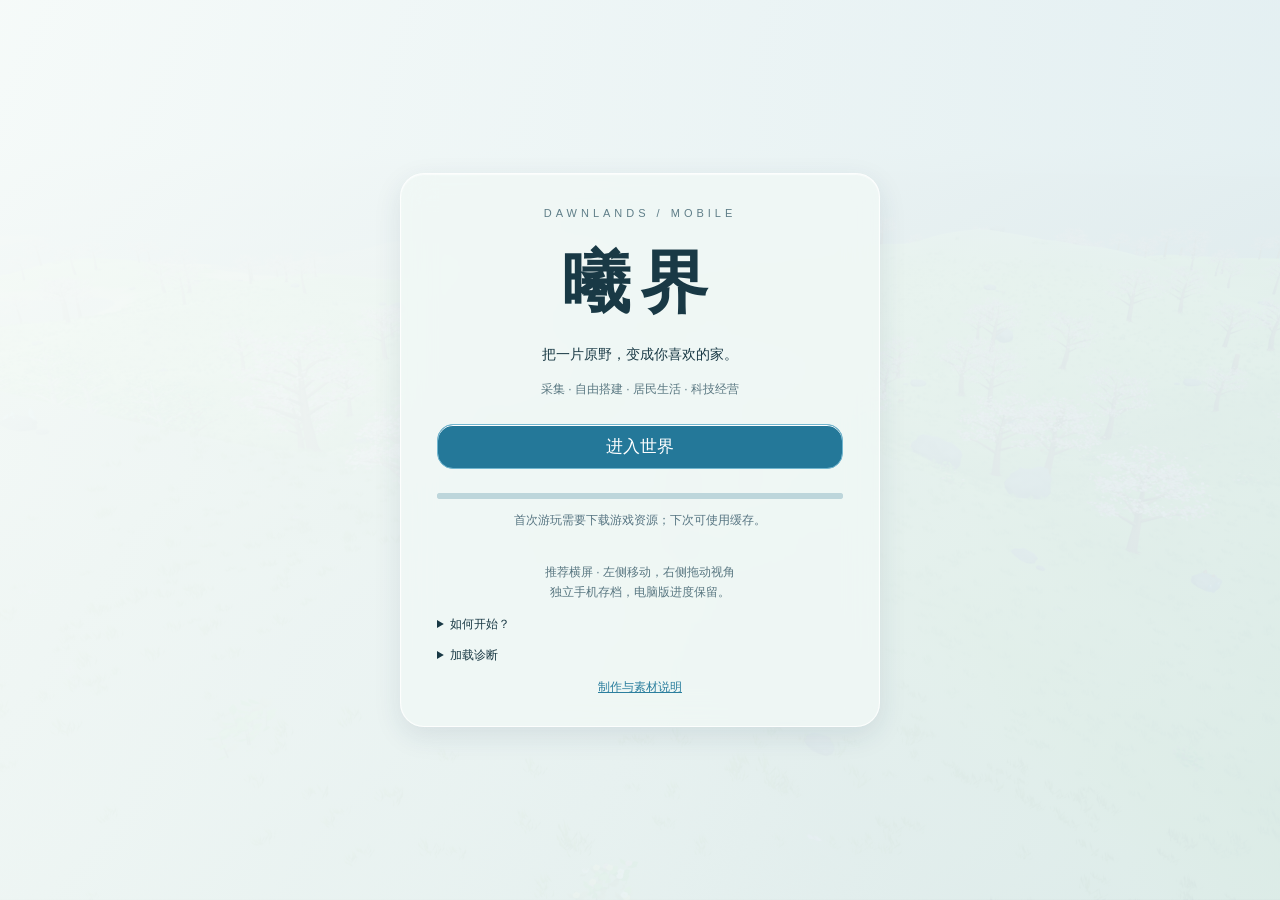
<file: index.html>
<!doctype html>
<html lang="zh-CN">
<head><meta charset="utf-8"><meta name="viewport" content="width=device-width,initial-scale=1,maximum-scale=1,user-scalable=no,viewport-fit=cover"><meta name="theme-color" content="#e9f3f5"><meta name="apple-mobile-web-app-capable" content="yes"><title>曦界 Dawnlands · 手机网页版</title><link rel="icon" href="index.icon.png"><link rel="manifest" href="manifest.webmanifest"><link rel="stylesheet" href="style-584e3e7c11a8.css"></head>
<body>
<canvas id="canvas" tabindex="0">浏览器需要支持 WebGL 2.0。</canvas>
<section id="loading" class="cover"><div class="welcome glass"><span class="eyebrow">DAWNLANDS / MOBILE</span><h1>曦界</h1><p>把一片原野，变成你喜欢的家。</p><p class="sub">采集 · 自由搭建 · 居民生活 · 科技经营</p><button id="launch" class="primary">进入世界</button><progress id="progress" value="0" max="1"></progress><p id="status" role="status">首次游玩需要下载游戏资源；下次可使用缓存。</p><p class="sub">推荐横屏 · 左侧移动，右侧拖动视角<br>独立手机存档，电脑版进度保留。</p><details><summary>如何开始？</summary><p>靠近树木或石块，面对它并长按「采集」。用「建造」放置建筑，用「手册」查看目标、制作、生产与社区经营。「科技」里可用研究点升级，也能完成实践研究获得点数。没有怪物。</p></details><details id="diagnostics"><summary>加载诊断</summary><pre id="load-details"></pre></details><a href="credits.html" target="_blank">制作与素材说明</a></div></section>
<div id="touch-ui" hidden>
 <header id="readout" class="glass"><span id="clock"></span><span id="stock"></span><span id="health"></span></header>
 <div id="goal" class="glass"><b id="goal-title"></b><span id="goal-progress"></span></div>
 <nav id="nav" class="glass" aria-label="游戏功能"><button data-command="manual">手册</button><button data-command="build">建造</button><button data-command="inventory">背包</button><button data-command="tech">科技</button><button data-command="map">地图</button><button id="more">更多</button></nav>
 <button id="close-panel" class="glass" data-command="close" hidden>返回世界 ×</button>
 <div id="look-zone" aria-label="拖动调整视角"></div>
 <div id="joystick" class="glass" role="application" aria-label="移动摇杆"><span id="knob"></span><small>移动</small></div>
 <div id="actions"><button id="harvest" class="glass" data-hold="harvest">长按<br>采集</button><button class="glass" data-command="interact">互动</button><button class="glass" data-hold="jump">跳跃</button><button class="glass" data-hold="sprint">奔跑</button><button class="glass" data-command="inspect">详情</button></div>
 <div id="placement" class="glass" hidden><button data-command="rotate">旋转</button><button data-command="level_down">降层</button><button data-command="level_up">升层</button><button class="primary" data-command="place">放置</button><button data-command="cancel">取消</button></div>
 <div id="target" class="glass"></div>
 <div id="more-panel" class="glass" hidden><button data-command="save">保存进度</button><button data-command="backup">下载存档备份</button><button data-quality="power">省电模式</button><button data-quality="balanced">清晰画质</button><button data-quality="clear">高清画质</button><span class="sub">当前：<b id="quality-value">清晰</b></span><button data-command="home">返回基地</button><button data-command="camera">切换视角</button><button id="fullscreen">全屏 / 横屏</button><button id="guide">操作帮助</button><button id="dismiss-more">收起</button></div>
</div>
<div id="portrait" class="glass" hidden>横屏更方便建造与经营 <button id="rotate-phone">横屏游玩</button><button id="allow-portrait">先这样玩</button></div>
<div id="toast" role="status"></div>
<dialog id="help" class="glass"><h2>从原野开始</h2><p>① 左摇杆移动，右侧空白处拖动视角；准星对准附近的物品。</p><p>② 长按采集，完成后松手。每次只采集一个目标。</p><p>③ 建造 → 选择建筑 → 调整视角和位置 → 旋转 → 放置。红色预览会显示失败原因。</p><p>④ 手册可制作工具、安排生产、经营社区和查看成长目标；科技页可进行实践研究。</p><p>⑤ 功能窗口内可以滑动列表。按右上角「返回世界」关闭。</p><p>进度会自动保存，也可在「更多」里保存与下载备份。浏览器清理数据会删掉本地进度；请保留备份。</p><button id="help-close" class="primary">开始开拓</button></dialog>
<script src="engine-d73cc9448207.js"></script><script src="mobile-b16f3e79a004.js"></script><script src="loader-f31dc2fcb1d5.js"></script>
</body></html>
</file>
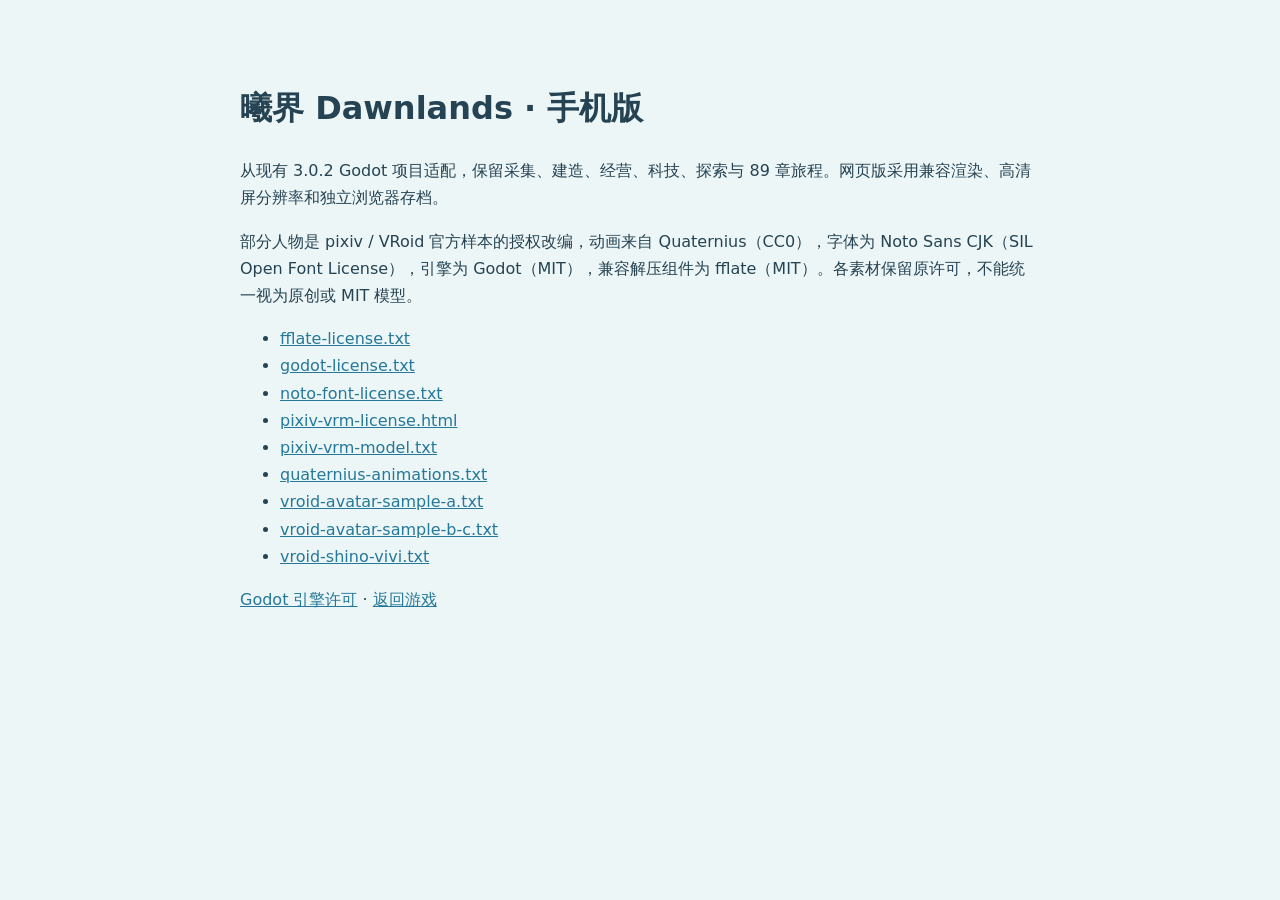
<file: credits.html>
<!doctype html><html lang="zh-CN"><meta charset="utf-8"><meta name="viewport" content="width=device-width,initial-scale=1"><title>曦界 · 素材与制作说明</title><style>body{font:16px/1.7 system-ui;background:#edf6f7;color:#254352;max-width:800px;margin:40px auto;padding:20px}a{color:#247899}</style><h1>曦界 Dawnlands · 手机版</h1><p>从现有 3.0.2 Godot 项目适配，保留采集、建造、经营、科技、探索与 89 章旅程。网页版采用兼容渲染、高清屏分辨率和独立浏览器存档。</p><p>部分人物是 pixiv / VRoid 官方样本的授权改编，动画来自 Quaternius（CC0），字体为 Noto Sans CJK（SIL Open Font License），引擎为 Godot（MIT），兼容解压组件为 fflate（MIT）。各素材保留原许可，不能统一视为原创或 MIT 模型。</p><ul><li><a href="licenses/fflate-license.txt">fflate-license.txt</a></li><li><a href="licenses/godot-license.txt">godot-license.txt</a></li><li><a href="licenses/noto-font-license.txt">noto-font-license.txt</a></li><li><a href="licenses/pixiv-vrm-license.html">pixiv-vrm-license.html</a></li><li><a href="licenses/pixiv-vrm-model.txt">pixiv-vrm-model.txt</a></li><li><a href="licenses/quaternius-animations.txt">quaternius-animations.txt</a></li><li><a href="licenses/vroid-avatar-sample-a.txt">vroid-avatar-sample-a.txt</a></li><li><a href="licenses/vroid-avatar-sample-b-c.txt">vroid-avatar-sample-b-c.txt</a></li><li><a href="licenses/vroid-shino-vivi.txt">vroid-shino-vivi.txt</a></li></ul><p><a href="https://godotengine.org/license/">Godot 引擎许可</a> · <a href="./">返回游戏</a></p></html>
</file>
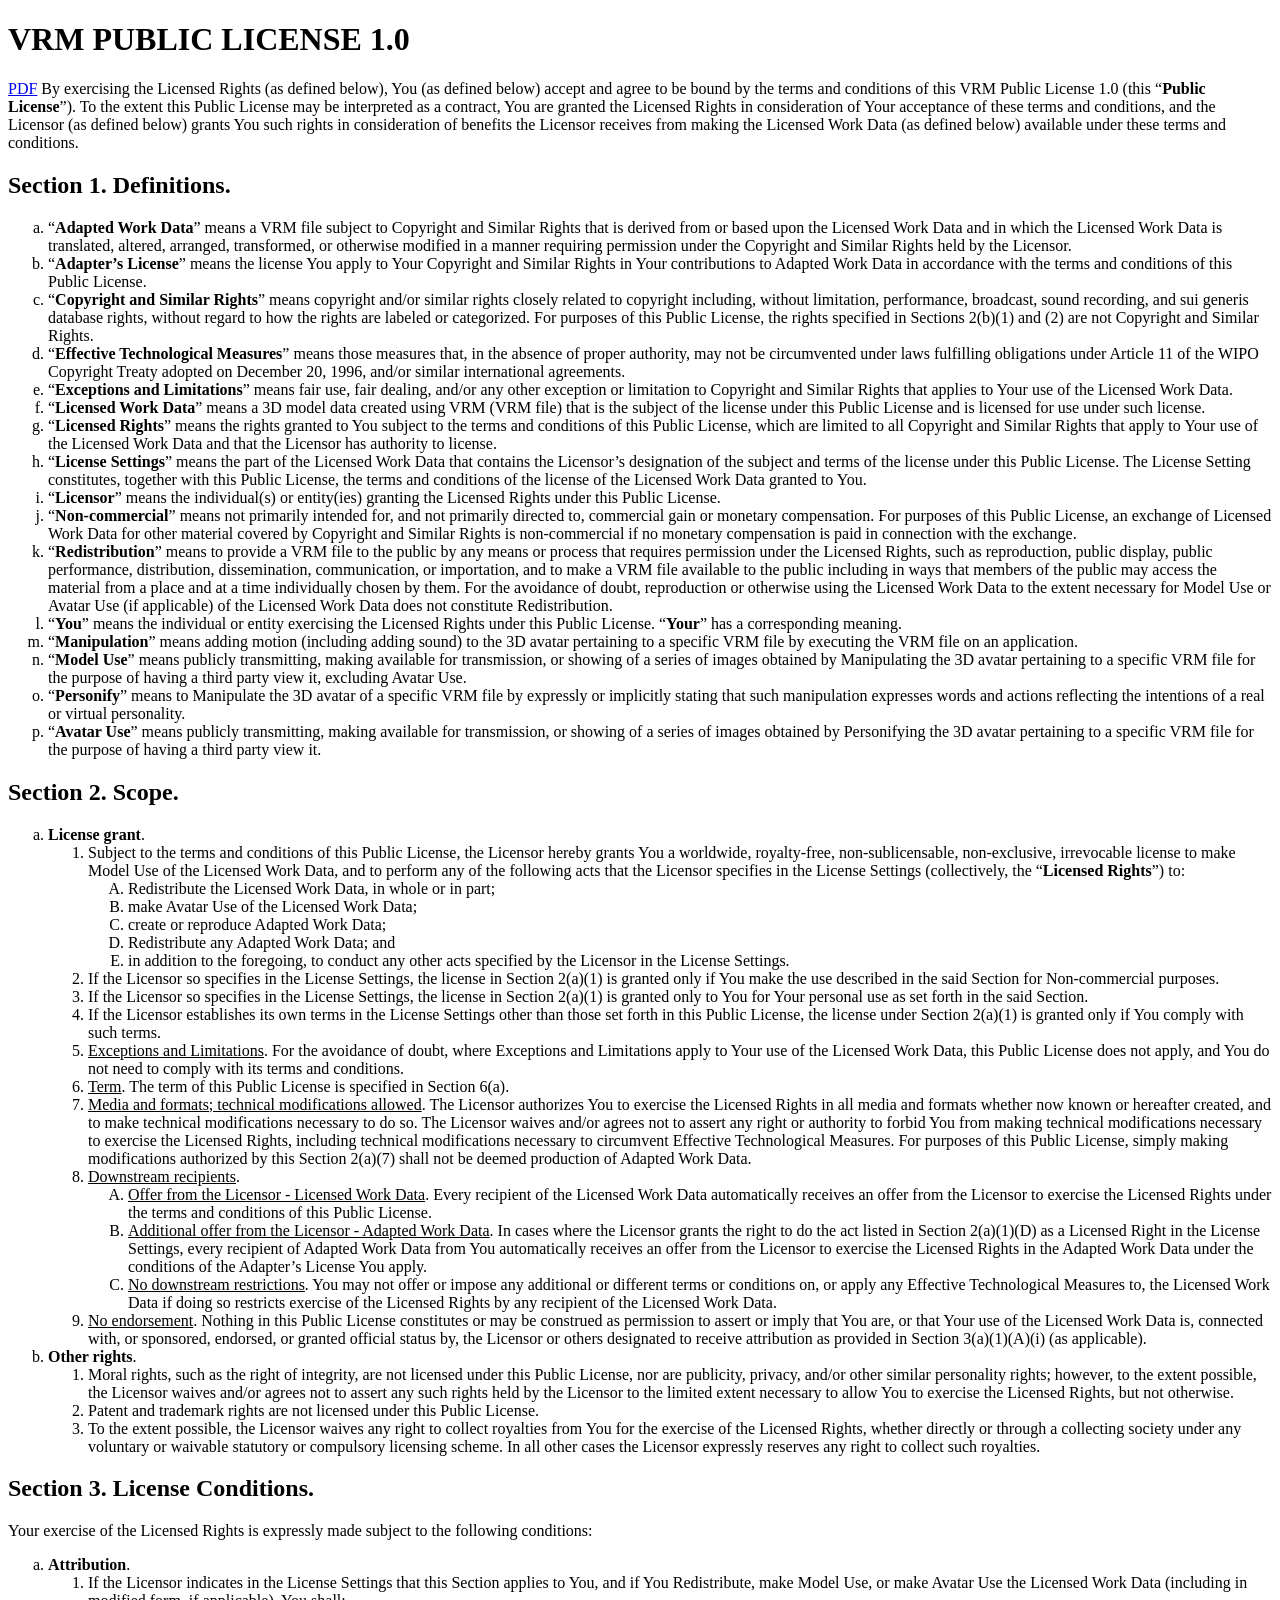
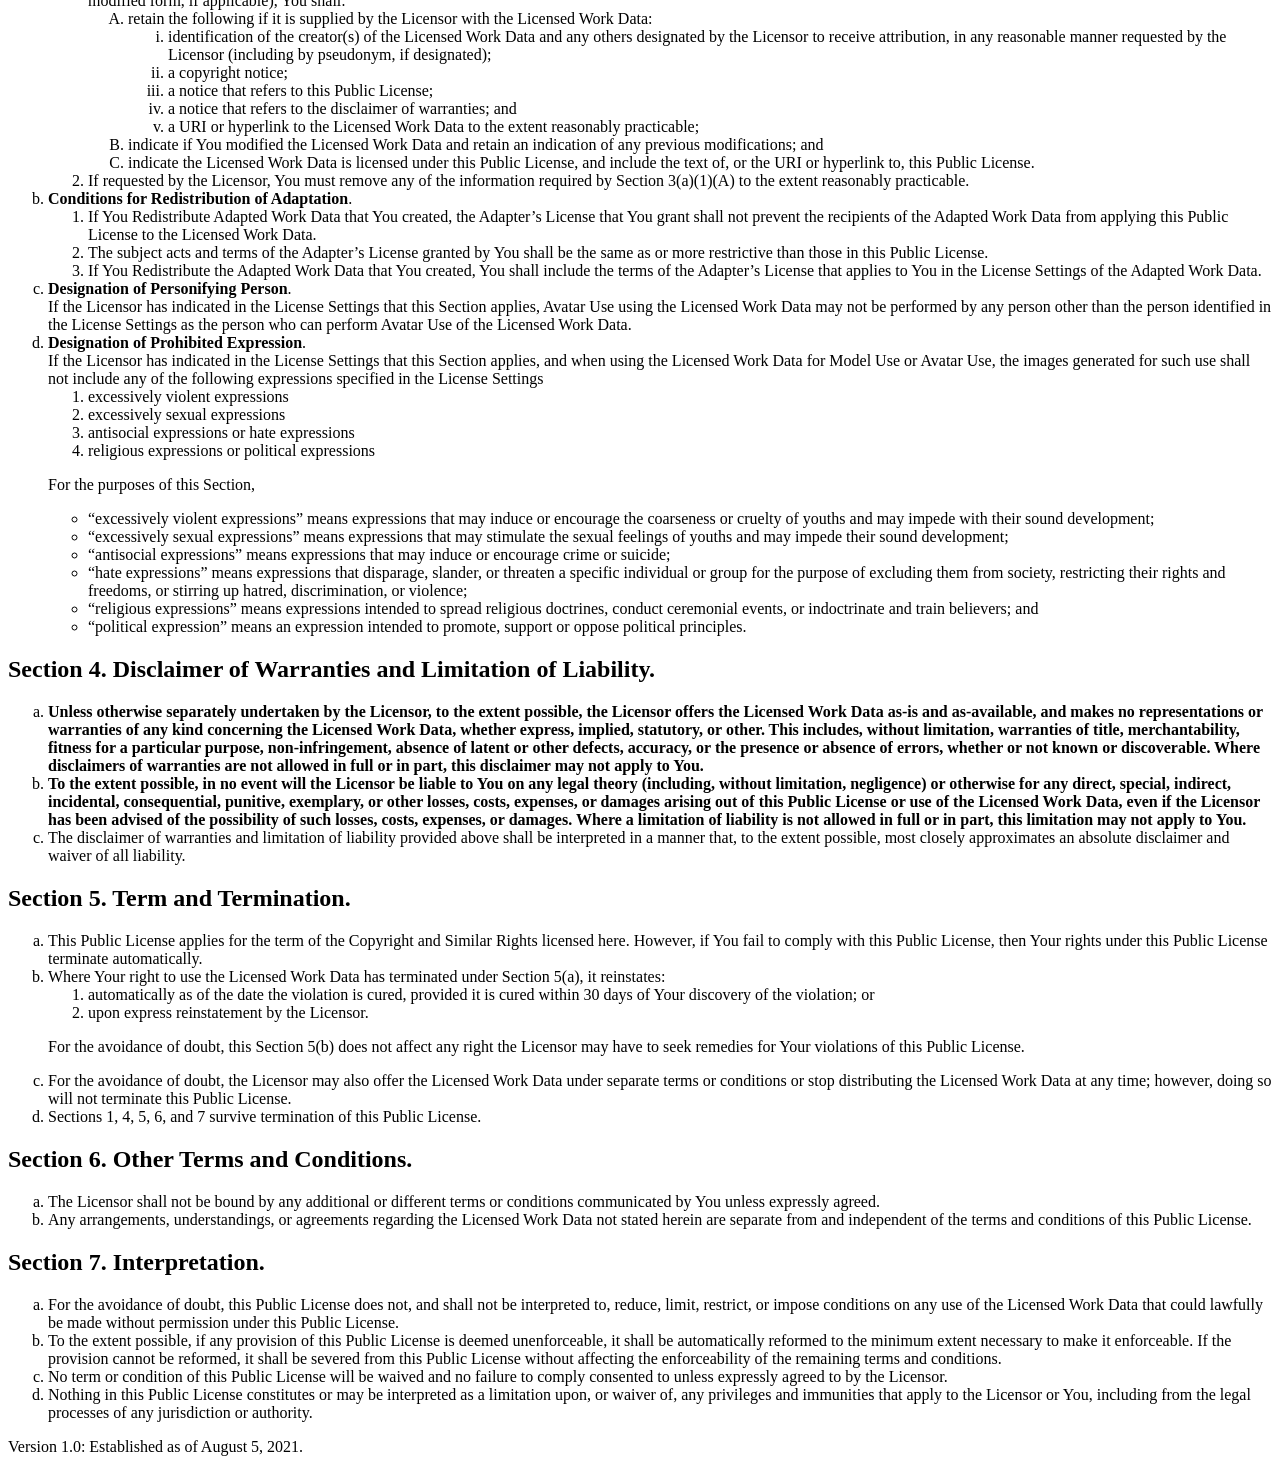
<file: licenses/pixiv-vrm-license.html>
<!DOCTYPE html>
<html lang="en">
<head>
  <meta charset="UTF-8">
  <title>VRM PUBLIC LICENSE 1.0</title>
</head>
<body>

<h1>VRM PUBLIC LICENSE 1.0</h1>

<a href="https://vrm.dev/licenses/1.0/pdf/en.pdf" download="VRM Public License 1.0.pdf" target="_blank" rel="noopener">PDF</a>

By exercising the Licensed Rights (as defined below), You (as defined below) accept and agree to be bound by the terms and conditions of this VRM Public License 1.0 (this “<b>Public License</b>”). To the extent this Public License may be interpreted as a contract, You are granted the Licensed Rights in consideration of Your acceptance of these terms and conditions, and the Licensor (as defined below) grants You such rights in consideration of benefits the Licensor receives from making the Licensed Work Data (as defined below) available under these terms and conditions.

<h2>Section 1. Definitions.</h2>

<ol type="a">
  <li>“<b>Adapted Work Data</b>” means a VRM file subject to Copyright and Similar Rights that is derived from or based upon the Licensed Work Data and in which the Licensed Work Data is translated, altered, arranged, transformed, or otherwise modified in a manner requiring permission under the Copyright and Similar Rights held by the Licensor.</li></li>
  <li>“<b>Adapter’s License</b>” means the license You apply to Your Copyright and Similar Rights in Your contributions to Adapted Work Data in accordance with the terms and conditions of this Public License.</li>
  <li>“<b>Copyright and Similar Rights</b>” means copyright and/or similar rights closely related to copyright including, without limitation, performance, broadcast, sound recording, and sui generis database rights, without regard to how the rights are labeled or categorized. For purposes of this Public License, the rights specified in Sections 2(b)(1) and (2) are not Copyright and Similar Rights.</li>
  <li>“<b>Effective Technological Measures</b>” means those measures that, in the absence of proper authority, may not be circumvented under laws fulfilling obligations under Article 11 of the WIPO Copyright Treaty adopted on December 20, 1996, and/or similar international agreements.</li>
  <li>“<b>Exceptions and Limitations</b>” means fair use, fair dealing, and/or any other exception or limitation to Copyright and Similar Rights that applies to Your use of the Licensed Work Data.</li>
  <li>“<b>Licensed Work Data</b>” means a 3D model data created using VRM (VRM file) that is the subject of the license under this Public License and is licensed for use under such license.</li>
  <li>“<b>Licensed Rights</b>” means the rights granted to You subject to the terms and conditions of this Public License, which are limited to all Copyright and Similar Rights that apply to Your use of the Licensed Work Data and that the Licensor has authority to license.</li>
  <li>“<b>License Settings</b>” means the part of the Licensed Work Data that contains the Licensor’s designation of the subject and terms of the license under this Public License. The License Setting constitutes, together with this Public License, the terms and conditions of the license of the Licensed Work Data granted to You.</li>
  <li>“<b>Licensor</b>” means the individual(s) or entity(ies) granting the Licensed Rights under this Public License.</li>
  <li>“<b>Non-commercial</b>” means not primarily intended for, and not primarily directed to, commercial gain or monetary compensation. For purposes of this Public License, an exchange of Licensed Work Data for other material covered by Copyright and Similar Rights is non-commercial if no monetary compensation is paid in connection with the exchange.</li>
  <li>“<b>Redistribution</b>” means to provide a VRM file to the public by any means or process that requires permission under the Licensed Rights, such as reproduction, public display, public performance, distribution, dissemination, communication, or importation, and to make a VRM file available to the public including in ways that members of the public may access the material from a place and at a time individually chosen by them. For the avoidance of doubt, reproduction or otherwise using the Licensed Work Data to the extent necessary for Model Use or Avatar Use (if applicable) of the Licensed Work Data does not constitute Redistribution.</li>
  <li>“<b>You</b>” means the individual or entity exercising the Licensed Rights under this Public License. “<b>Your</b>” has a corresponding meaning.</li>
  <li>“<b>Manipulation</b>” means adding motion (including adding sound) to the 3D avatar pertaining to a specific VRM file by executing the VRM file on an application.</li>
  <li>“<b>Model Use</b>” means publicly transmitting, making available for transmission, or showing of a series of images obtained by Manipulating the 3D avatar pertaining to a specific VRM file for the purpose of having a third party view it, excluding Avatar Use.</li>
  <li>“<b>Personify</b>” means to Manipulate the 3D avatar of a specific VRM file by expressly or implicitly stating that such manipulation expresses words and actions reflecting the intentions of a real or virtual personality.
  <li>“<b>Avatar Use</b>” means publicly transmitting, making available for transmission, or showing of a series of images obtained by Personifying the 3D avatar pertaining to a specific VRM file for the purpose of having a third party view it.</li>
</ol>

<h2>Section 2. Scope.</h2>

<ol type="a">
  <li><b>License grant</b>.</li>
  <ol type="1">
    <li>Subject to the terms and conditions of this Public License, the Licensor hereby grants You a worldwide, royalty-free, non-sublicensable, non-exclusive, irrevocable license to make Model Use of the Licensed Work Data, and to perform any of the following acts that the Licensor specifies in the License Settings (collectively, the “<b>Licensed Rights</b>”) to:</li>
    <!-- WORKAROUND: minifierが勝手にattributeをlowercaseにしてしまうため、styleで大文字にする -->
    <ol type="A" style="list-style-type: upper-latin">
      <li>Redistribute the Licensed Work Data, in whole or in part;</li>
      <li>make Avatar Use of the Licensed Work Data;</li>
      <li>create or reproduce Adapted Work Data;</li>
      <li>Redistribute any Adapted Work Data; and</li>
      <li>in addition to the foregoing, to conduct any other acts specified by the Licensor in the License Settings.</li>
    </ol>
    <li>If the Licensor so specifies in the License Settings, the license in Section 2(a)(1) is granted only if You make the use described in the said Section for Non-commercial purposes.</li>
    <li>If the Licensor so specifies in the License Settings, the license in Section 2(a)(1) is granted only to You for Your personal use as set forth in the said Section.</li>
    <li>If the Licensor establishes its own terms in the License Settings other than those set forth in this Public License, the license under Section 2(a)(1) is granted only if You comply with such terms.</li>
    <li><u>Exceptions and Limitations</u>. For the avoidance of doubt, where Exceptions and Limitations apply to Your use of the Licensed Work Data, this Public License does not apply, and You do not need to comply with its terms and conditions.</li>
    <li><u>Term</u>. The term of this Public License is specified in Section 6(a).</li>
    <li><u>Media and formats; technical modifications allowed</u>. The Licensor authorizes You to exercise the Licensed Rights in all media and formats whether now known or hereafter created, and to make technical modifications necessary to do so. The Licensor waives and/or agrees not to assert any right or authority to forbid You from making technical modifications necessary to exercise the Licensed Rights, including technical modifications necessary to circumvent Effective Technological Measures. For purposes of this Public License, simply making modifications authorized by this Section 2(a)(7) shall not be deemed production of Adapted Work Data.</li>
    <li><u>Downstream recipients</u>.</li>
    <ol type="A" style="list-style-type: upper-latin">
      <li><u>Offer from the Licensor - Licensed Work Data</u>. Every recipient of the Licensed Work Data automatically receives an offer from the Licensor to exercise the Licensed Rights under the terms and conditions of this Public License.</li>
      <li><u>Additional offer from the Licensor - Adapted Work Data</u>. In cases where the Licensor grants the right to do the act listed in Section 2(a)(1)(D) as a Licensed Right in the License Settings, every recipient of Adapted Work Data from You automatically receives an offer from the Licensor to exercise the Licensed Rights in the Adapted Work Data under the conditions of the Adapter’s License You apply.</li>
      <li><u>No downstream restrictions</u>. You may not offer or impose any additional or different terms or conditions on, or apply any Effective Technological Measures to, the Licensed Work Data if doing so restricts exercise of the Licensed Rights by any recipient of the Licensed Work Data.</li>
    </ol>
    <li><u>No endorsement</u>. Nothing in this Public License constitutes or may be construed as permission to assert or imply that You are, or that Your use of the Licensed Work Data is, connected with, or sponsored, endorsed, or granted official status by, the Licensor or others designated to receive attribution as provided in Section 3(a)(1)(A)(i) (as applicable).</li>
  </ol>
  <li><b>Other rights</b>.</li>
  <ol type="1">
    <li>Moral rights, such as the right of integrity, are not licensed under this Public License, nor are publicity, privacy, and/or other similar personality rights; however, to the extent possible, the Licensor waives and/or agrees not to assert any such rights held by the Licensor to the limited extent necessary to allow You to exercise the Licensed Rights, but not otherwise.</li>
    <li>Patent and trademark rights are not licensed under this Public License.</li>
    <li>To the extent possible, the Licensor waives any right to collect royalties from You for the exercise of the Licensed Rights, whether directly or through a collecting society under any voluntary or waivable statutory or compulsory licensing scheme. In all other cases the Licensor expressly reserves any right to collect such royalties.</li>
  </ol>
</ol>

<h2>Section 3. License Conditions.</h2>

Your exercise of the Licensed Rights is expressly made subject to the following conditions:

<ol type="a">
  <li><b>Attribution</b>.</li>
  <ol type="1">
    <li>If the Licensor indicates in the License Settings that this Section applies to You, and if You Redistribute, make Model Use, or make Avatar Use the Licensed Work Data (including in modified form, if applicable), You shall:</li>
    <ol type="A" style="list-style-type: upper-latin">
      <li>retain the following if it is supplied by the Licensor with the Licensed Work Data:</li>
      <ol type="i">
        <li>identification of the creator(s) of the Licensed Work Data and any others designated by the Licensor to receive attribution, in any reasonable manner requested by the Licensor (including by pseudonym, if designated);</li>
        <li>a copyright notice;</li>
        <li>a notice that refers to this Public License;</li>
        <li>a notice that refers to the disclaimer of warranties; and</li>
        <li>a URI or hyperlink to the Licensed Work Data to the extent reasonably practicable;</li>
      </ol>
      <li>indicate if You modified the Licensed Work Data and retain an indication of any previous modifications; and</li>
      <li>indicate the Licensed Work Data is licensed under this Public License, and include the text of, or the URI or hyperlink to, this Public License.</li>
    </ol>
    <li>If requested by the Licensor, You must remove any of the information required by Section 3(a)(1)(A) to the extent reasonably practicable.</li>
  </ol>
  <li><b>Conditions for Redistribution of Adaptation</b>.</li>
  <ol type="1">
    <li>If You Redistribute Adapted Work Data that You created, the Adapter’s License that You grant shall not prevent the recipients of the Adapted Work Data from applying this Public License to the Licensed Work Data.</li>
    <li>The subject acts and terms of the Adapter’s License granted by You shall be the same as or more restrictive than those in this Public License.</li>
    <li>If You Redistribute the Adapted Work Data that You created, You shall include the terms of the Adapter’s License that applies to You in the License Settings of the Adapted Work Data.</li>
  </ol>
  <li><b>Designation of Personifying Person</b>.</li>
  If the Licensor has indicated in the License Settings that this Section applies, Avatar Use using the Licensed Work Data may not be performed by any person other than the person identified in the License Settings as the person who can perform Avatar Use of the Licensed Work Data.
  <li><b>Designation of Prohibited Expression</b>.</li>
  If the Licensor has indicated in the License Settings that this Section applies, and when using the Licensed Work Data for Model Use or Avatar Use, the images generated for such use shall not include any of the following expressions specified in the License Settings
  <ol type="1">
    <li>excessively violent expressions</li>
    <li>excessively sexual expressions</li>
    <li>antisocial expressions or hate expressions</li>
    <li>religious expressions or political expressions</li>
  </ol>
  <p>
    For the purposes of this Section,
  </p>
  <ul>
    <li>“excessively violent expressions” means expressions that may induce or encourage the coarseness or cruelty of youths and may impede with their sound development;</li>
    <li>“excessively sexual expressions” means expressions that may stimulate the sexual feelings of youths and may impede their sound development;</li>
    <li>“antisocial expressions” means expressions that may induce or encourage crime or suicide;</li>
    <li>“hate expressions” means expressions that disparage, slander, or threaten a specific individual or group for the purpose of excluding them from society, restricting their rights and freedoms, or stirring up hatred, discrimination, or violence;</li>
    <li>“religious expressions” means expressions intended to spread religious doctrines, conduct ceremonial events, or indoctrinate and train believers; and</li>
    <li>“political expression” means an expression intended to promote, support or oppose political principles.</li>
  </ul>
</ol>

<h2>Section 4. Disclaimer of Warranties and Limitation of Liability.</h2>

<ol type="a">
  <li><b>Unless otherwise separately undertaken by the Licensor, to the extent possible, the Licensor offers the Licensed Work Data as-is and as-available, and makes no representations or warranties of any kind concerning the Licensed Work Data, whether express, implied, statutory, or other. This includes, without limitation, warranties of title, merchantability, fitness for a particular purpose, non-infringement, absence of latent or other defects, accuracy, or the presence or absence of errors, whether or not known or discoverable. Where disclaimers of warranties are not allowed in full or in part, this disclaimer may not apply to You.</b></li>
  <li><b>To the extent possible, in no event will the Licensor be liable to You on any legal theory (including, without limitation, negligence) or otherwise for any direct, special, indirect, incidental, consequential, punitive, exemplary, or other losses, costs, expenses, or damages arising out of this Public License or use of the Licensed Work Data, even if the Licensor has been advised of the possibility of such losses, costs, expenses, or damages. Where a limitation of liability is not allowed in full or in part, this limitation may not apply to You.</b></li>
  <li>The disclaimer of warranties and limitation of liability provided above shall be interpreted in a manner that, to the extent possible, most closely approximates an absolute disclaimer and waiver of all liability.</li>
</ol>

<h2>Section 5. Term and Termination.</h2>

<ol type="a">
  <li>This Public License applies for the term of the Copyright and Similar Rights licensed here. However, if You fail to comply with this Public License, then Your rights under this Public License terminate automatically.</li>
  <li>Where Your right to use the Licensed Work Data has terminated under Section 5(a), it reinstates:</li>
  <ol type="1">
    <li>automatically as of the date the violation is cured, provided it is cured within 30 days of Your discovery of the violation; or</li>
    <li>upon express reinstatement by the Licensor.</li>
  </ol>
  <p>For the avoidance of doubt, this Section 5(b) does not affect any right the Licensor may have to seek remedies for Your violations of this Public License.</p>
  <li>For the avoidance of doubt, the Licensor may also offer the Licensed Work Data under separate terms or conditions or stop distributing the Licensed Work Data at any time; however, doing so will not terminate this Public License.</li>
  <li>Sections 1, 4, 5, 6, and 7 survive termination of this Public License.</li>
</ol>

<h2>Section 6. Other Terms and Conditions.</h2>

<ol type="a">
  <li>The Licensor shall not be bound by any additional or different terms or conditions communicated by You unless expressly agreed.</li>
  <li>Any arrangements, understandings, or agreements regarding the Licensed Work Data not stated herein are separate from and independent of the terms and conditions of this Public License.</li>
</ol>

<h2>Section 7. Interpretation.</h2>

<ol type="a">
  <li>For the avoidance of doubt, this Public License does not, and shall not be interpreted to, reduce, limit, restrict, or impose conditions on any use of the Licensed Work Data that could lawfully be made without permission under this Public License.</li>
  <li>To the extent possible, if any provision of this Public License is deemed unenforceable, it shall be automatically reformed to the minimum extent necessary to make it enforceable. If the provision cannot be reformed, it shall be severed from this Public License without affecting the enforceability of the remaining terms and conditions.</li>
  <li>No term or condition of this Public License will be waived and no failure to comply consented to unless expressly agreed to by the Licensor.</li>
  <li>Nothing in this Public License constitutes or may be interpreted as a limitation upon, or waiver of, any privileges and immunities that apply to the Licensor or You, including from the legal processes of any jurisdiction or authority.</li>
</ol>

<p class="revised-date">
  Version 1.0: Established as of August 5, 2021.
</p>

</body>
</html>
</file>
<file: style-584e3e7c11a8.css>
:root{font-family:-apple-system,BlinkMacSystemFont,"Segoe UI","Noto Sans SC",sans-serif;color:#193945;background:#d8e9ed;font-size:14px}*{box-sizing:border-box}html,body{margin:0;width:100%;height:100%;overflow:hidden;overscroll-behavior:none}button,a,summary{-webkit-tap-highlight-color:transparent}button{font:inherit;color:inherit;cursor:pointer;touch-action:manipulation;user-select:none;border:1px solid #fff9;border-radius:16px;background:#f4fafbea;min-height:42px;padding:10px 15px;box-shadow:inset 0 1px 0 #fff;transition:transform .12s,background .12s}button:active{transform:scale(.94);background:#bddbe5}button:focus-visible,a:focus-visible{outline:3px solid #388baf;outline-offset:3px}.primary{background:#247899;color:white;border-color:#72b6cf}.glass{background:#f0f8f6ce;border:1px solid #fffc;border-radius:24px;box-shadow:0 9px 28px #193d561a,inset 0 1px 1px #fff9;backdrop-filter:blur(16px);-webkit-backdrop-filter:blur(16px)}#canvas{width:100%;height:100%;display:block;touch-action:none;outline:none}.cover{position:fixed;inset:0;display:grid;place-items:center;padding:20px;background:linear-gradient(125deg,#f8fcfafa,#e3f0f2ed),url('landscape.png') center/cover;z-index:40;overflow:auto}.welcome{padding:30px 36px;width:min(480px,100%);text-align:center}.eyebrow{letter-spacing:4px;font-size:11px;color:#5f7e88}h1{font-size:68px;letter-spacing:10px;margin:18px 0 8px}p{line-height:1.65}.sub{color:#597781;font-size:12px}.welcome button{width:100%;font-size:17px;margin:12px 0}progress{appearance:none;width:100%;height:6px;border:none;border-radius:4px;background:#bdd6db;margin-top:12px}progress::-webkit-progress-bar{background:#bdd6db;border-radius:4px}progress::-webkit-progress-value{background:#3384a2;border-radius:4px}#status{font-size:12px;min-height:40px;color:#567481}details{font-size:12px;text-align:left;margin:14px 0}a{color:#2c7f9e;font-size:12px}#touch-ui{position:fixed;inset:0;pointer-events:none;z-index:10}#touch-ui button,#joystick,#look-zone,#more-panel{pointer-events:auto}#readout{position:absolute;top:max(8px,env(safe-area-inset-top));left:50%;transform:translateX(-50%);display:flex;gap:14px;padding:8px 16px;border-radius:18px;font-size:12px;white-space:nowrap}#goal{position:absolute;top:50px;left:50%;transform:translateX(-50%);max-width:65%;padding:8px 16px;border-radius:18px;font-size:11px;text-align:center}#goal span{display:block;margin-top:3px;color:#527883}#nav{position:absolute;bottom:max(8px,env(safe-area-inset-bottom));left:50%;transform:translateX(-50%);display:flex;padding:4px;gap:2px;border-radius:20px}#nav button{min-height:40px;padding:8px 14px;font-size:13px;border-color:transparent;background:transparent;border-radius:14px}#look-zone{position:absolute;left:42%;right:0;top:110px;bottom:60px;touch-action:none}#joystick{position:absolute;left:max(22px,env(safe-area-inset-left));bottom:70px;width:108px;height:108px;border-radius:50%;touch-action:none;background:#f3f9f7a6}#knob{position:absolute;width:44px;height:44px;border-radius:50%;left:31px;top:31px;background:#edf7f6eb;border:1px solid white;box-shadow:0 3px 10px #22445e30;pointer-events:none}#joystick small{position:absolute;bottom:12px;width:100%;text-align:center;font-size:10px;color:#5e7b83;pointer-events:none}#actions{position:absolute;right:max(20px,env(safe-area-inset-right));bottom:70px;display:grid;grid-template-columns:54px 54px 54px;gap:7px;touch-action:none}#actions button{height:48px;padding:2px;min-height:48px;border-radius:18px;font-size:12px;touch-action:none}#harvest{grid-row:span 2;height:103px!important;border-radius:25px!important;background:#bde2e6dc!important;font-size:14px!important}#placement{position:absolute;bottom:62px;left:50%;transform:translateX(-50%);display:flex;gap:4px;padding:5px;max-width:65%;white-space:nowrap}#placement button{padding:8px 12px;font-size:12px}#close-panel{position:absolute;right:max(10px,env(safe-area-inset-right));top:max(8px,env(safe-area-inset-top));z-index:22;background:#ebf5f5ed;min-height:40px;font-size:13px}#target{position:absolute;left:50%;bottom:65px;transform:translateX(-50%);font-size:12px;max-width:52%;text-align:center;padding:6px 12px;border-radius:14px;white-space:pre-wrap}#target:empty{display:none}#more-panel{position:absolute;right:12px;bottom:58px;display:grid;grid-template-columns:1fr 1fr;gap:6px;padding:12px;z-index:30}#more-panel button{font-size:12px}#portrait{position:fixed;top:120px;left:16px;right:16px;text-align:center;padding:14px;z-index:31;font-size:12px}#portrait button{margin-top:8px;font-size:12px;padding:8px}#toast{position:fixed;top:16px;left:50%;transform:translateX(-50%);padding:10px 16px;border-radius:16px;background:#194455ef;color:white;font-size:13px;z-index:60;pointer-events:none;opacity:0;transition:opacity .2s}dialog{width:min(540px,90vw);max-height:85dvh;border-radius:24px!important;padding:24px;overflow:auto;font-size:13px}dialog::backdrop{background:#173d5160}dialog button{width:100%}[hidden]{display:none!important}.panel-open #readout,.panel-open #goal,.panel-open #joystick,.panel-open #look-zone,.panel-open #actions,.panel-open #placement,.panel-open #target{display:none!important}.panel-open #nav{display:none}.panel-open #nav button{font-size:12px;padding:6px 12px}@media(max-height:450px){.welcome{padding:16px 24px;width:480px}h1{font-size:44px;margin:8px 0}.welcome p{margin:7px 0}.welcome details{margin:8px 0}#goal{top:42px;padding:5px 12px}#readout{font-size:11px;padding:6px 14px}#look-zone{top:90px}}@media(orientation:portrait){#readout{gap:8px;font-size:10px;padding:8px 12px}#goal{max-width:90%;width:90%;top:48px}#nav button{padding:7px 9px;font-size:12px}#actions{right:12px}#joystick{left:14px}#target{bottom:190px;max-width:90%}#placement{bottom:190px;max-width:96%}}
#load-details{white-space:pre-wrap;word-break:break-word;font:11px/1.5 monospace;max-height:150px;overflow:auto;text-align:left}
</file>
